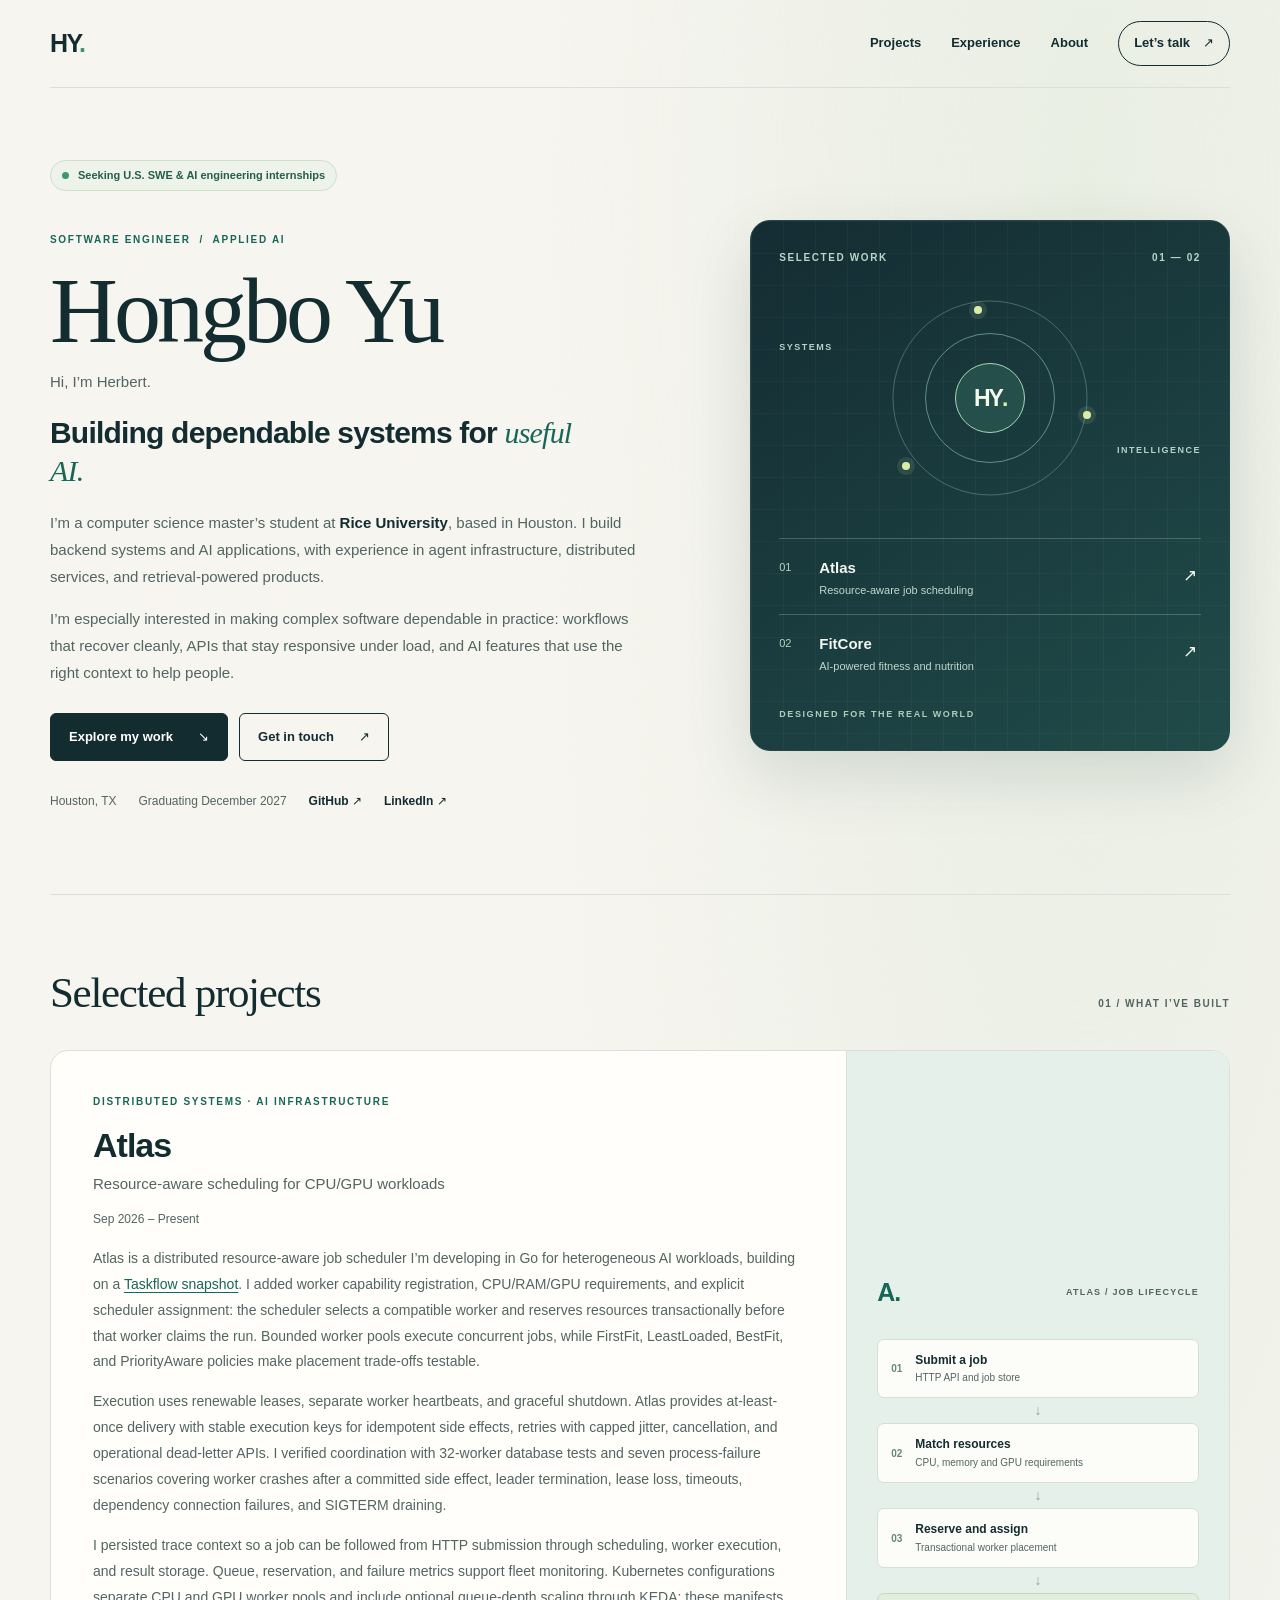
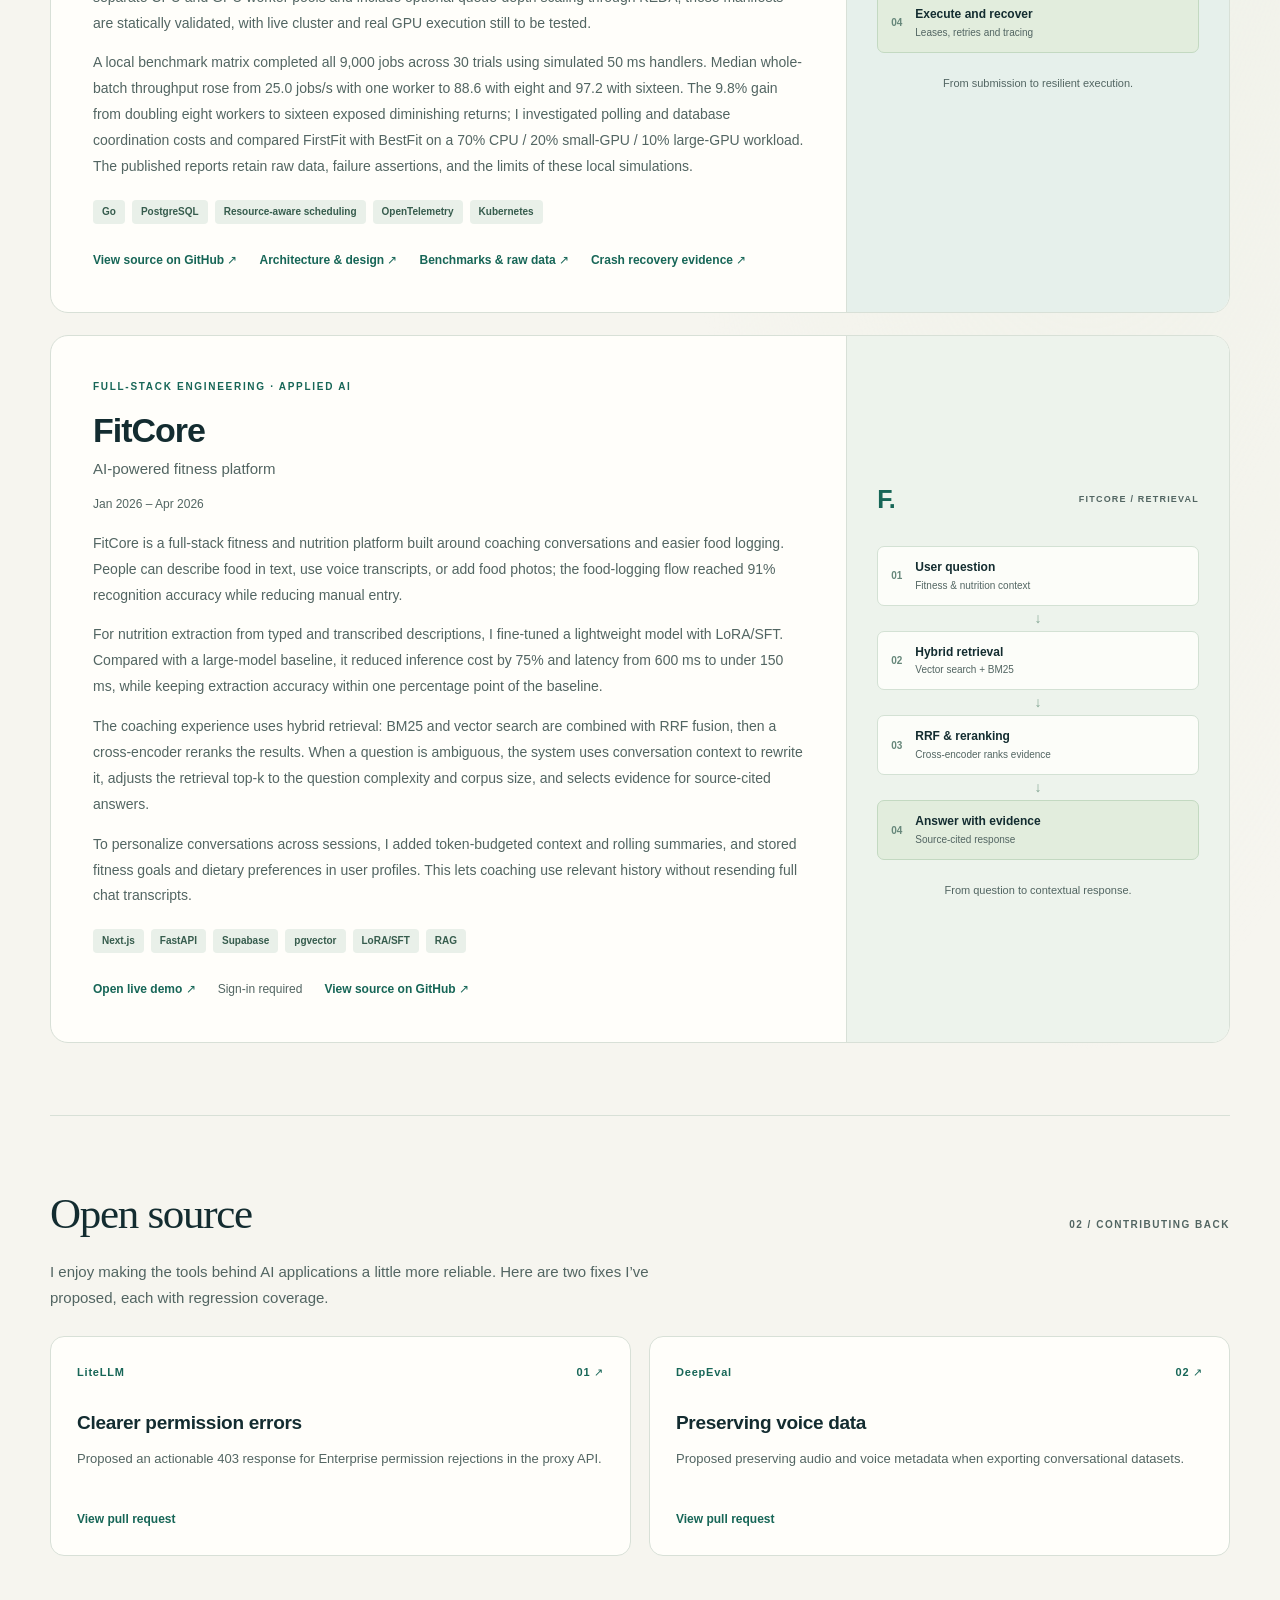
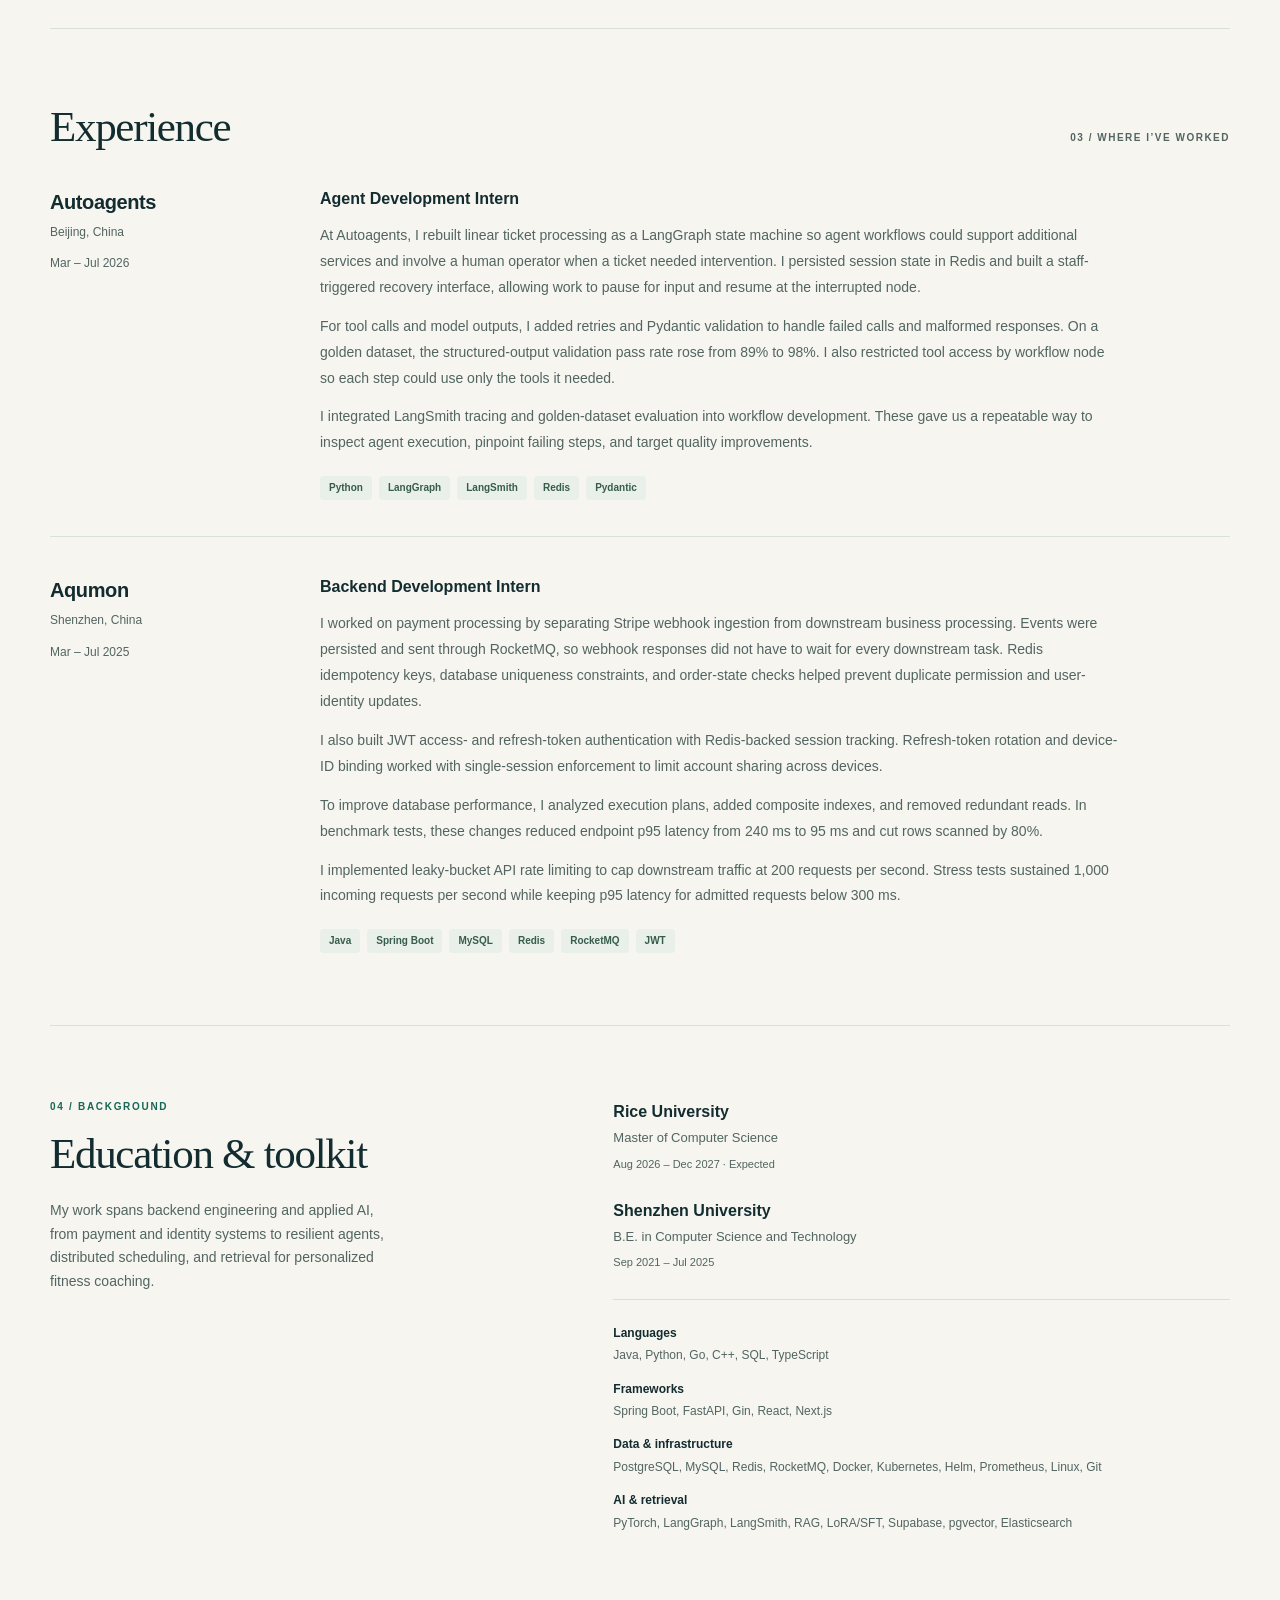
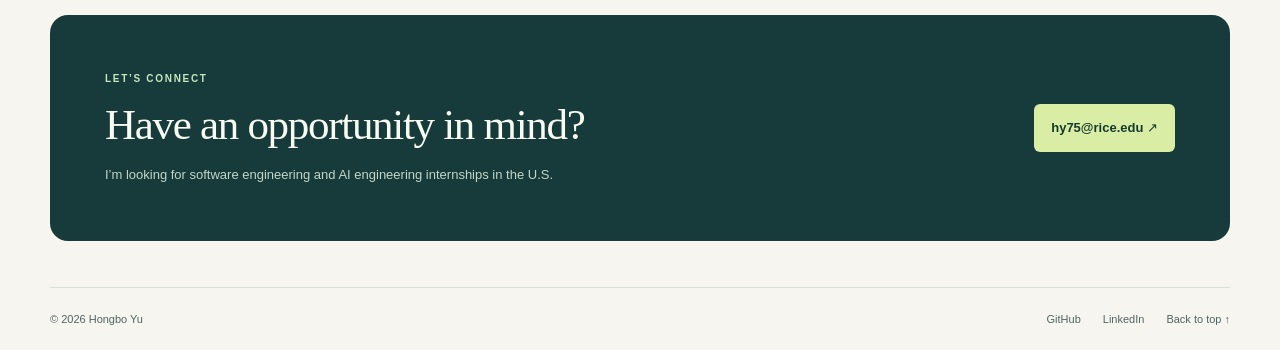
<file: index.html>
<!doctype html>
<html lang="en">
<head>
  <meta charset="utf-8">
  <meta name="viewport" content="width=device-width, initial-scale=1">
  <meta name="description" content="Hongbo (Herbert) Yu is a Rice computer science master's student building reliable backend systems and applied AI products.">
  <meta name="theme-color" content="#f6f5ef">
  <meta property="og:title" content="Hongbo Yu | Software &amp; AI Engineer">
  <meta property="og:description" content="Backend engineering, agent infrastructure, distributed systems, and applied AI.">
  <link rel="canonical" href="https://g1lollipop.github.io/">
  <title>Hongbo Yu | Software &amp; AI Engineer</title>
  <link rel="stylesheet" href="./styles.css">
</head>
<body>
  <a class="skip" href="#main">Skip to content</a>
  <header class="wrap">
    <a class="brand" href="#home" aria-label="Hongbo Yu, home">HY<span>.</span></a>
    <nav aria-label="Main navigation">
      <a href="#projects">Projects</a>
      <a href="#experience">Experience</a>
      <a href="#about">About</a>
      <a class="nav-contact" href="#contact">Let’s talk <span aria-hidden="true">↗</span></a>
    </nav>
  </header>

  <main class="wrap" id="main">
    <section class="hero" id="home" aria-labelledby="title">
      <div class="hero-copy">
        <p class="availability"><span aria-hidden="true"></span>Seeking U.S. SWE &amp; AI engineering internships</p>
        <p class="hero-kicker">SOFTWARE ENGINEER &nbsp;/&nbsp; APPLIED AI</p>
        <h1 id="title">Hongbo Yu<span>Hi, I’m Herbert.</span></h1>
        <p class="role">Building dependable systems for <em>useful AI.</em></p>
        <p class="intro">I’m a computer science master’s student at <strong>Rice University</strong>, based in Houston. I build backend systems and AI applications, with experience in agent infrastructure, distributed services, and retrieval-powered products.</p>
        <p class="intro">I’m especially interested in making complex software dependable in practice: workflows that recover cleanly, APIs that stay responsive under load, and AI features that use the right context to help people.</p>
        <div class="actions">
          <a class="button primary" href="#projects">Explore my work <span aria-hidden="true">↘</span></a>
          <a class="button secondary" href="mailto:hy75@rice.edu">Get in touch <span aria-hidden="true">↗</span></a>
        </div>
        <div class="meta">
          <span>Houston, TX</span>
          <span>Graduating December 2027</span>
          <a href="https://github.com/G1lollipop">GitHub ↗</a>
          <a href="https://www.linkedin.com/in/herbert-yu-rice/">LinkedIn ↗</a>
        </div>
      </div>
      <aside class="hero-panel" aria-label="Featured projects">
        <div class="panel-header"><span>SELECTED WORK</span><span>01 — 02</span></div>
        <div class="panel-orbit" aria-hidden="true">
          <div class="orbit-ring orbit-ring-one"></div>
          <div class="orbit-ring orbit-ring-two"></div>
          <div class="orbit-core">HY<span>.</span></div>
          <span class="orbit-dot dot-one"></span><span class="orbit-dot dot-two"></span><span class="orbit-dot dot-three"></span>
          <span class="orbit-label label-one">SYSTEMS</span><span class="orbit-label label-two">INTELLIGENCE</span>
        </div>
        <a class="panel-project" href="#atlas"><span class="panel-number">01</span><span><strong>Atlas</strong><small>Resource-aware job scheduling</small></span><span class="panel-arrow" aria-hidden="true">↗</span></a>
        <a class="panel-project" href="#fitcore"><span class="panel-number">02</span><span><strong>FitCore</strong><small>AI-powered fitness and nutrition</small></span><span class="panel-arrow" aria-hidden="true">↗</span></a>
        <p class="panel-footer">DESIGNED FOR THE REAL WORLD</p>
      </aside>
    </section>

    <section id="projects" class="section" aria-labelledby="projects-title">
      <div class="heading">
        <h2 id="projects-title">Selected projects</h2>
        <span>01 / WHAT I’VE BUILT</span>
      </div>

      <article class="project project-text" id="atlas">
        <div class="project-copy">
          <p class="eyebrow">DISTRIBUTED SYSTEMS · AI INFRASTRUCTURE</p>
          <h3>Atlas<span>Resource-aware scheduling for CPU/GPU workloads</span></h3>
          <p class="project-period">Sep 2026 – Present</p>
          <p>Atlas is a distributed resource-aware job scheduler I’m developing in Go for heterogeneous AI workloads, building on a <a href="https://github.com/G1lollipop/atlas/blob/main/docs/PROVENANCE.md">Taskflow snapshot</a>. I added worker capability registration, CPU/RAM/GPU requirements, and explicit scheduler assignment: the scheduler selects a compatible worker and reserves resources transactionally before that worker claims the run. Bounded worker pools execute concurrent jobs, while FirstFit, LeastLoaded, BestFit, and PriorityAware policies make placement trade-offs testable.</p>
          <p>Execution uses renewable leases, separate worker heartbeats, and graceful shutdown. Atlas provides at-least-once delivery with stable execution keys for idempotent side effects, retries with capped jitter, cancellation, and operational dead-letter APIs. I verified coordination with 32-worker database tests and seven process-failure scenarios covering worker crashes after a committed side effect, leader termination, lease loss, timeouts, dependency connection failures, and SIGTERM draining.</p>
          <p>I persisted trace context so a job can be followed from HTTP submission through scheduling, worker execution, and result storage. Queue, reservation, and failure metrics support fleet monitoring. Kubernetes configurations separate CPU and GPU worker pools and include optional queue-depth scaling through KEDA; these manifests are statically validated, with live cluster and real GPU execution still to be tested.</p>
          <p>A local benchmark matrix completed all 9,000 jobs across 30 trials using simulated 50 ms handlers. Median whole-batch throughput rose from 25.0 jobs/s with one worker to 88.6 with eight and 97.2 with sixteen. The 9.8% gain from doubling eight workers to sixteen exposed diminishing returns; I investigated polling and database coordination costs and compared FirstFit with BestFit on a 70% CPU / 20% small-GPU / 10% large-GPU workload. The published reports retain raw data, failure assertions, and the limits of these local simulations.</p>
          <div class="tags">
            <span>Go</span><span>PostgreSQL</span><span>Resource-aware scheduling</span><span>OpenTelemetry</span><span>Kubernetes</span>
          </div>
          <div class="project-links">
            <a href="https://github.com/G1lollipop/atlas" target="_blank" rel="noopener">View source on GitHub ↗</a>
            <a href="https://github.com/G1lollipop/atlas/blob/main/docs/ARCHITECTURE.md" target="_blank" rel="noopener">Architecture &amp; design ↗</a>
            <a href="https://github.com/G1lollipop/atlas/blob/main/docs/BENCHMARKS.md" target="_blank" rel="noopener">Benchmarks &amp; raw data ↗</a>
            <a href="https://github.com/G1lollipop/atlas/blob/main/docs/CHAOS.md" target="_blank" rel="noopener">Crash recovery evidence ↗</a>
          </div>
        </div>
        <aside class="project-visual atlas-visual" aria-label="Atlas job lifecycle">
          <div class="visual-top"><b>A.</b><span>ATLAS / JOB LIFECYCLE</span></div>
          <div class="pipeline">
            <div><span>01</span><p>Submit a job<small>HTTP API and job store</small></p></div>
            <span class="connector" aria-hidden="true">↓</span>
            <div><span>02</span><p>Match resources<small>CPU, memory and GPU requirements</small></p></div>
            <span class="connector" aria-hidden="true">↓</span>
            <div><span>03</span><p>Reserve and assign<small>Transactional worker placement</small></p></div>
            <span class="connector" aria-hidden="true">↓</span>
            <div class="last"><span>04</span><p>Execute and recover<small>Leases, retries and tracing</small></p></div>
          </div>
          <p class="caption">From submission to resilient execution.</p>
        </aside>
      </article>

      <article class="project" id="fitcore">
        <div class="project-copy">
          <p class="eyebrow">FULL-STACK ENGINEERING · APPLIED AI</p>
          <h3>FitCore<span>AI-powered fitness platform</span></h3>
          <p class="project-period">Jan 2026 – Apr 2026</p>
          <p>FitCore is a full-stack fitness and nutrition platform built around coaching conversations and easier food logging. People can describe food in text, use voice transcripts, or add food photos; the food-logging flow reached 91% recognition accuracy while reducing manual entry.</p>
          <p>For nutrition extraction from typed and transcribed descriptions, I fine-tuned a lightweight model with LoRA/SFT. Compared with a large-model baseline, it reduced inference cost by 75% and latency from 600 ms to under 150 ms, while keeping extraction accuracy within one percentage point of the baseline.</p>
          <p>The coaching experience uses hybrid retrieval: BM25 and vector search are combined with RRF fusion, then a cross-encoder reranks the results. When a question is ambiguous, the system uses conversation context to rewrite it, adjusts the retrieval top-k to the question complexity and corpus size, and selects evidence for source-cited answers.</p>
          <p>To personalize conversations across sessions, I added token-budgeted context and rolling summaries, and stored fitness goals and dietary preferences in user profiles. This lets coaching use relevant history without resending full chat transcripts.</p>
          <div class="tags">
            <span>Next.js</span><span>FastAPI</span><span>Supabase</span><span>pgvector</span><span>LoRA/SFT</span><span>RAG</span>
          </div>
          <div class="project-links">
            <a href="https://fitcore-web-eight.vercel.app/" target="_blank" rel="noopener">Open live demo ↗</a>
            <span class="link-note">Sign-in required</span>
            <a href="https://github.com/G1lollipop/fitcore" target="_blank" rel="noopener">View source on GitHub ↗</a>
          </div>
        </div>
        <aside class="project-visual" aria-label="FitCore retrieval pipeline">
          <div class="visual-top"><b>F.</b><span>FITCORE / RETRIEVAL</span></div>
          <div class="pipeline">
            <div><span>01</span><p>User question<small>Fitness &amp; nutrition context</small></p></div>
            <span class="connector" aria-hidden="true">↓</span>
            <div><span>02</span><p>Hybrid retrieval<small>Vector search + BM25</small></p></div>
            <span class="connector" aria-hidden="true">↓</span>
            <div><span>03</span><p>RRF &amp; reranking<small>Cross-encoder ranks evidence</small></p></div>
            <span class="connector" aria-hidden="true">↓</span>
            <div class="last"><span>04</span><p>Answer with evidence<small>Source-cited response</small></p></div>
          </div>
          <p class="caption">From question to contextual response.</p>
        </aside>
      </article>
    </section>

    <section id="open-source" class="section" aria-labelledby="open-source-title">
      <div class="heading">
        <h2 id="open-source-title">Open source</h2>
        <span>02 / CONTRIBUTING BACK</span>
      </div>
      <p class="section-intro">I enjoy making the tools behind AI applications a little more reliable. Here are two fixes I’ve proposed, each with regression coverage.</p>
      <div class="contribution-grid">
        <a class="contribution" href="https://github.com/BerriAI/litellm/pull/47053">
          <span class="contribution-top"><span>LiteLLM</span><span>01 ↗</span></span>
          <h3>Clearer permission errors</h3>
          <p>Proposed an actionable 403 response for Enterprise permission rejections in the proxy API.</p>
          <span class="contribution-link">View pull request</span>
        </a>
        <a class="contribution" href="https://github.com/confident-ai/deepeval/pull/3478">
          <span class="contribution-top"><span>DeepEval</span><span>02 ↗</span></span>
          <h3>Preserving voice data</h3>
          <p>Proposed preserving audio and voice metadata when exporting conversational datasets.</p>
          <span class="contribution-link">View pull request</span>
        </a>
      </div>
    </section>

    <section id="experience" class="section" aria-labelledby="experience-title">
      <div class="heading">
        <h2 id="experience-title">Experience</h2>
        <span>03 / WHERE I’VE WORKED</span>
      </div>

      <article class="job">
        <div class="job-meta">
          <h3>Autoagents</h3>
          <p>Beijing, China</p>
          <span>Mar – Jul 2026</span>
        </div>
        <div class="job-copy">
          <h4>Agent Development Intern</h4>
          <p>At Autoagents, I rebuilt linear ticket processing as a LangGraph state machine so agent workflows could support additional services and involve a human operator when a ticket needed intervention. I persisted session state in Redis and built a staff-triggered recovery interface, allowing work to pause for input and resume at the interrupted node.</p>
          <p>For tool calls and model outputs, I added retries and Pydantic validation to handle failed calls and malformed responses. On a golden dataset, the structured-output validation pass rate rose from 89% to 98%. I also restricted tool access by workflow node so each step could use only the tools it needed.</p>
          <p>I integrated LangSmith tracing and golden-dataset evaluation into workflow development. These gave us a repeatable way to inspect agent execution, pinpoint failing steps, and target quality improvements.</p>
          <div class="tags">
            <span>Python</span><span>LangGraph</span><span>LangSmith</span><span>Redis</span><span>Pydantic</span>
          </div>
        </div>
      </article>

      <article class="job">
        <div class="job-meta">
          <h3>Aqumon</h3>
          <p>Shenzhen, China</p>
          <span>Mar – Jul 2025</span>
        </div>
        <div class="job-copy">
          <h4>Backend Development Intern</h4>
          <p>I worked on payment processing by separating Stripe webhook ingestion from downstream business processing. Events were persisted and sent through RocketMQ, so webhook responses did not have to wait for every downstream task. Redis idempotency keys, database uniqueness constraints, and order-state checks helped prevent duplicate permission and user-identity updates.</p>
          <p>I also built JWT access- and refresh-token authentication with Redis-backed session tracking. Refresh-token rotation and device-ID binding worked with single-session enforcement to limit account sharing across devices.</p>
          <p>To improve database performance, I analyzed execution plans, added composite indexes, and removed redundant reads. In benchmark tests, these changes reduced endpoint p95 latency from 240 ms to 95 ms and cut rows scanned by 80%.</p>
          <p>I implemented leaky-bucket API rate limiting to cap downstream traffic at 200 requests per second. Stress tests sustained 1,000 incoming requests per second while keeping p95 latency for admitted requests below 300 ms.</p>
          <div class="tags">
            <span>Java</span><span>Spring Boot</span><span>MySQL</span><span>Redis</span><span>RocketMQ</span><span>JWT</span>
          </div>
        </div>
      </article>
    </section>

    <section id="about" class="section about" aria-labelledby="about-title">
      <div>
        <p class="eyebrow">04 / BACKGROUND</p>
        <h2 id="about-title">Education &amp; toolkit</h2>
        <p class="about-copy">My work spans backend engineering and applied AI, from payment and identity systems to resilient agents, distributed scheduling, and retrieval for personalized fitness coaching.</p>
      </div>
      <div>
        <div class="education">
          <h3>Rice University</h3>
          <p>Master of Computer Science</p>
          <span>Aug 2026 – Dec 2027 · Expected</span>
        </div>
        <div class="education">
          <h3>Shenzhen University</h3>
          <p>B.E. in Computer Science and Technology</p>
          <span>Sep 2021 – Jul 2025</span>
        </div>
        <dl class="skills">
          <div><dt>Languages</dt><dd>Java, Python, Go, C++, SQL, TypeScript</dd></div>
          <div><dt>Frameworks</dt><dd>Spring Boot, FastAPI, Gin, React, Next.js</dd></div>
          <div><dt>Data &amp; infrastructure</dt><dd>PostgreSQL, MySQL, Redis, RocketMQ, Docker, Kubernetes, Helm, Prometheus, Linux, Git</dd></div>
          <div><dt>AI &amp; retrieval</dt><dd>PyTorch, LangGraph, LangSmith, RAG, LoRA/SFT, Supabase, pgvector, Elasticsearch</dd></div>
        </dl>
      </div>
    </section>

    <section class="contact" id="contact" aria-labelledby="contact-title">
      <div>
        <p class="eyebrow">LET’S CONNECT</p>
        <h2 id="contact-title">Have an opportunity in mind?</h2>
        <p>I’m looking for software engineering and AI engineering internships in the U.S.</p>
      </div>
      <a href="mailto:hy75@rice.edu">hy75@rice.edu ↗</a>
    </section>
  </main>

  <footer class="wrap">
    <span>© 2026 Hongbo Yu</span>
    <div>
      <a href="https://github.com/G1lollipop">GitHub</a>
      <a href="https://www.linkedin.com/in/herbert-yu-rice/">LinkedIn</a>
      <a href="#home">Back to top ↑</a>
    </div>
  </footer>
</body>
</html>
</file>
<file: styles.css>
:root {
  --paper: #f6f5ef;
  --surface: #fffefa;
  --ink: #132c30;
  --muted: #526562;
  --accent: #176657;
  --line: #d8e0d7;
  --tint: #e9f0e9;
  --lime: #d9eea4;
  font-family: Inter, -apple-system, BlinkMacSystemFont, "Segoe UI", sans-serif;
  color: var(--ink);
  background: var(--paper);
  font-synthesis: none;
  color-scheme: light;
}

* { box-sizing: border-box; }
html { scroll-behavior: smooth; scroll-padding-top: 24px; }
body {
  margin: 0;
  background: radial-gradient(ellipse at 85% 4%, #e9eee3 0, transparent 35%), var(--paper);
  font-size: 15px;
  line-height: 1.7;
}
a { color: inherit; text-decoration: none; }
a:focus-visible { outline: 3px solid #238473; outline-offset: 5px; border-radius: 3px; }
p, h1, h2, h3, h4 { margin-top: 0; }
p { color: var(--muted); }
.wrap { width: min(1180px, calc(100% - 80px)); margin-inline: auto; }
.skip { position: absolute; top: -80px; left: 20px; padding: 10px 14px; background: var(--ink); color: white; z-index: 10; }
.skip:focus { top: 10px; }

header {
  height: 88px;
  display: flex;
  align-items: center;
  justify-content: space-between;
  gap: 24px;
  border-bottom: 1px solid var(--line);
}
.brand { font-size: 25px; font-weight: 800; letter-spacing: -1.5px; }
.brand span { color: #3d8e75; }
nav { display: flex; align-items: center; gap: 30px; font-size: 13px; font-weight: 600; }
nav > a:not(.nav-contact):hover { color: var(--accent); }
.nav-contact {
  display: inline-flex;
  align-items: center;
  gap: 13px;
  padding: 10px 15px;
  border: 1px solid var(--ink);
  border-radius: 999px;
  transition: background .2s, color .2s;
}
.nav-contact:hover { background: var(--ink); color: white; }

.hero {
  display: grid;
  grid-template-columns: minmax(0, 1.12fr) minmax(320px, .88fr);
  align-items: center;
  gap: clamp(45px, 7vw, 100px);
  padding: 72px 0 82px;
}
.availability {
  display: inline-flex;
  align-items: center;
  gap: 9px;
  margin-bottom: 40px;
  padding: 7px 11px;
  border: 1px solid #cfdfce;
  border-radius: 999px;
  color: #245e4d;
  background: #edf3e9;
  font-size: 11px;
  font-weight: 650;
  line-height: 1.35;
}
.availability > span { width: 7px; height: 7px; flex: none; background: #3c9870; border-radius: 50%; }
.hero-kicker, .eyebrow {
  color: var(--accent);
  font-size: 10px;
  font-weight: 700;
  letter-spacing: 1.7px;
}
.hero-kicker { margin-bottom: 16px; }
h1 {
  margin-bottom: 21px;
  font-family: Georgia, "Times New Roman", serif;
  font-size: clamp(59px, 7.4vw, 94px);
  font-weight: 500;
  line-height: .98;
  letter-spacing: -4px;
}
h1 > span {
  display: block;
  margin-top: 15px;
  color: var(--muted);
  font-family: Inter, -apple-system, BlinkMacSystemFont, "Segoe UI", sans-serif;
  font-size: 15px;
  font-weight: 500;
  line-height: 1.5;
  letter-spacing: 0;
}
.role { max-width: 560px; margin-bottom: 20px; color: var(--ink); font-size: clamp(23px, 2.5vw, 30px); font-weight: 600; line-height: 1.25; letter-spacing: -.8px; }
.role em { color: var(--accent); font-family: Georgia, "Times New Roman", serif; font-weight: 500; }
.intro { max-width: 590px; margin-bottom: 15px; font-size: 15px; line-height: 1.8; }
.intro strong { color: var(--ink); font-weight: 700; }
.actions { display: flex; flex-wrap: wrap; gap: 11px; margin-top: 27px; }
.button {
  display: inline-flex;
  align-items: center;
  justify-content: center;
  gap: 25px;
  min-height: 48px;
  padding: 11px 18px;
  border: 1px solid var(--ink);
  border-radius: 6px;
  font-size: 13px;
  font-weight: 700;
  transition: transform .2s, background .2s, color .2s;
}
.button:hover { transform: translateY(-2px); }
.primary { background: var(--ink); color: white; }
.primary:hover { background: var(--accent); border-color: var(--accent); }
.secondary:hover { background: #e8eee5; }
.meta { display: flex; flex-wrap: wrap; gap: 8px 22px; margin-top: 30px; color: var(--muted); font-size: 12px; }
.meta a { color: var(--ink); font-weight: 650; }
.meta a:hover { color: var(--accent); text-decoration: underline; text-underline-offset: 4px; }

.hero-panel {
  position: relative;
  overflow: hidden;
  padding: 28px;
  border: 1px solid #234649;
  border-radius: 20px;
  background: linear-gradient(145deg, #142c33, #204b49);
  box-shadow: 0 24px 65px rgba(16, 48, 43, .13);
  color: #f3f8ef;
}
.hero-panel::before {
  position: absolute;
  inset: 0;
  pointer-events: none;
  content: "";
  background-image: linear-gradient(#ffffff08 1px, transparent 1px), linear-gradient(90deg, #ffffff08 1px, transparent 1px);
  background-size: 32px 32px;
}
.hero-panel > * { position: relative; }
.panel-header { display: flex; justify-content: space-between; color: #b9d7c9; font-size: 10px; font-weight: 700; letter-spacing: 1.6px; }
.panel-orbit { height: 240px; margin: 12px 0 20px; }
.orbit-ring { position: absolute; top: 50%; left: 50%; border: 1px solid #8fc0aa65; border-radius: 50%; transform: translate(-50%, -50%); }
.orbit-ring-one { width: 195px; height: 195px; }
.orbit-ring-two { width: 130px; height: 130px; border-color: #9fd3bc8c; }
.orbit-core {
  position: absolute;
  top: 50%;
  left: 50%;
  display: flex;
  width: 70px;
  height: 70px;
  align-items: center;
  justify-content: center;
  border: 1px solid #a8d7b5;
  border-radius: 50%;
  background: #244f4a;
  color: #f4faec;
  font-size: 23px;
  font-weight: 800;
  letter-spacing: -2px;
  transform: translate(-50%, -50%);
}
.orbit-core span { color: var(--lime); }
.orbit-dot { position: absolute; width: 8px; height: 8px; border-radius: 50%; background: var(--lime); box-shadow: 0 0 0 5px #d9eea41c; }
.dot-one { top: 28px; left: calc(50% - 16px); }
.dot-two { top: 133px; left: calc(50% + 93px); }
.dot-three { bottom: 48px; left: calc(50% - 88px); }
.orbit-label { position: absolute; color: #b3d3c5; font-size: 9px; font-weight: 700; letter-spacing: 1.5px; }
.label-one { top: 62px; left: 0; }
.label-two { right: 0; bottom: 60px; }
.panel-project {
  display: grid;
  grid-template-columns: 28px 1fr 18px;
  align-items: center;
  gap: 12px;
  padding: 16px 0;
  border-top: 1px solid #bcd8cb47;
  transition: color .2s;
}
.panel-project:hover { color: var(--lime); }
.panel-number { align-self: start; padding-top: 3px; color: #b4d0c0; font-size: 11px; }
.panel-project strong { display: block; font-size: 15px; }
.panel-project small { display: block; margin-top: 2px; color: #c0d7cc; font-size: 11px; line-height: 1.4; }
.panel-arrow { font-size: 17px; }
.panel-footer { margin: 17px 0 0; color: #adcebb; font-size: 9px; font-weight: 700; letter-spacing: 1.6px; }

.section { padding: 72px 0; border-top: 1px solid var(--line); }
.heading { display: flex; align-items: baseline; justify-content: space-between; gap: 20px; margin-bottom: 32px; }
h2 { margin-bottom: 0; font-family: Georgia, "Times New Roman", serif; font-size: clamp(31px, 3.6vw, 43px); font-weight: 500; line-height: 1.2; letter-spacing: -1.3px; }
.heading > span { color: var(--muted); font-size: 10px; font-weight: 700; letter-spacing: 1.5px; text-align: right; }
.section-intro { max-width: 650px; margin: -12px 0 26px; font-size: 15px; }

.project {
  display: grid;
  grid-template-columns: minmax(0, 1.35fr) minmax(275px, .65fr);
  overflow: hidden;
  border: 1px solid var(--line);
  border-radius: 18px;
  background: var(--surface);
}
.project + .project { margin-top: 22px; }
.project-copy { padding: clamp(26px, 3.5vw, 42px); }
.project-copy .eyebrow { margin-bottom: 15px; }
.project h3 { margin-bottom: 19px; font-size: 34px; font-weight: 650; line-height: 1.2; letter-spacing: -1px; }
.project h3 > span { display: block; margin-top: 7px; color: var(--muted); font-size: 15px; font-weight: 450; line-height: 1.5; letter-spacing: 0; }
.project-copy > p:not(.eyebrow) { margin-bottom: 14px; font-size: 14px; line-height: 1.85; }
.project-copy > p a { color: var(--accent); text-decoration: underline; text-underline-offset: 3px; }
.project-copy > p.project-period { margin: -7px 0 16px; font-size: 12px; }
.tags { display: flex; flex-wrap: wrap; gap: 7px; margin-top: 20px; }
.tags span { padding: 5px 9px; border-radius: 4px; background: var(--tint); color: #365c4d; font-size: 10px; font-weight: 600; line-height: 1.4; }
.project-links { display: flex; flex-wrap: wrap; align-items: center; gap: 10px 22px; margin-top: 26px; color: var(--accent); font-size: 12px; font-weight: 700; }
.project-links a:hover { text-decoration: underline; text-underline-offset: 4px; }
.link-note { color: var(--muted); font-weight: 400; }
.project-visual {
  display: flex;
  flex-direction: column;
  justify-content: center;
  padding: 30px;
  border-left: 1px solid var(--line);
  background: #edf3ec;
}
.atlas-visual { background: #e6f0eb; }
.visual-top { display: flex; align-items: center; justify-content: space-between; gap: 12px; margin-bottom: 25px; color: var(--muted); font-size: 9px; font-weight: 700; letter-spacing: 1.2px; }
.visual-top b { color: var(--accent); font-size: 25px; font-weight: 750; letter-spacing: -1px; }
.pipeline > div { display: flex; align-items: center; gap: 13px; padding: 12px 13px; border: 1px solid #d3e1d4; border-radius: 7px; background: #fcfdf9; }
.pipeline > div > span { color: #66877a; font-size: 10px; font-weight: 700; }
.pipeline p { margin: 0; color: var(--ink); font-size: 12px; font-weight: 700; line-height: 1.4; }
.pipeline small { display: block; margin-top: 3px; color: var(--muted); font-size: 10px; font-weight: 400; }
.connector { display: block; color: #80a392; font-size: 14px; line-height: 25px; text-align: center; }
.pipeline > .last { border-color: #c3d9c1; background: #e2eddd; }
.caption { margin: 21px 0 0; font-size: 11px; text-align: center; }

.contribution-grid { display: grid; grid-template-columns: repeat(2, minmax(0, 1fr)); gap: 18px; }
.contribution { display: flex; flex-direction: column; min-height: 220px; padding: 26px; border: 1px solid var(--line); border-radius: 14px; background: var(--surface); transition: transform .2s, border-color .2s; }
.contribution:hover { transform: translateY(-3px); border-color: #93b6a4; }
.contribution-top { display: flex; justify-content: space-between; margin-bottom: 25px; color: var(--accent); font-size: 11px; font-weight: 750; letter-spacing: .8px; }
.contribution h3 { margin-bottom: 9px; font-size: 19px; letter-spacing: -.3px; }
.contribution p { margin-bottom: 20px; font-size: 13px; line-height: 1.7; }
.contribution-link { margin-top: auto; color: var(--accent); font-size: 12px; font-weight: 700; }

.job { display: grid; grid-template-columns: 230px minmax(0, 1fr); gap: 40px; }
.job + .job { margin-top: 36px; padding-top: 36px; border-top: 1px solid var(--line); }
.job-meta h3 { margin-bottom: 3px; font-size: 20px; letter-spacing: -.4px; }
.job-meta p, .job-meta > span { margin-bottom: 7px; color: var(--muted); font-size: 12px; }
h4 { margin-bottom: 11px; font-size: 16px; }
.job-copy > p { max-width: 800px; margin-bottom: 13px; font-size: 14px; line-height: 1.85; }

.about { display: grid; grid-template-columns: 1fr 1.25fr; gap: 70px; }
.about .eyebrow { margin-bottom: 13px; }
.about-copy { max-width: 350px; margin-top: 19px; font-size: 14px; }
.education + .education { margin-top: 22px; }
.education h3 { margin-bottom: 2px; font-size: 16px; }
.education p { margin: 0; font-size: 13px; }
.education > span { color: var(--muted); font-size: 11px; }
.skills { margin: 25px 0 0; padding-top: 23px; border-top: 1px solid var(--line); font-size: 12px; }
.skills div + div { margin-top: 13px; }
dt { color: var(--ink); font-weight: 700; }
dd { margin: 2px 0 0; color: var(--muted); }

.contact {
  display: flex;
  align-items: center;
  justify-content: space-between;
  gap: 35px;
  margin: 10px 0 46px;
  padding: clamp(30px, 5vw, 55px);
  border-radius: 18px;
  background: #173a3a;
  color: #f8fbf1;
}
.contact .eyebrow { margin-bottom: 12px; color: #c6e7bf; }
.contact h2 { max-width: 580px; }
.contact p:not(.eyebrow) { max-width: 480px; margin: 13px 0 0; color: #c1d7ca; font-size: 13px; }
.contact > a { flex: none; padding: 13px 17px; border-radius: 6px; background: var(--lime); color: #173a30; font-size: 13px; font-weight: 750; }
.contact > a:hover { background: #eff8cb; }
footer { display: flex; justify-content: space-between; gap: 20px; padding-block: 22px; border-top: 1px solid var(--line); color: var(--muted); font-size: 11px; }
footer > div { display: flex; flex-wrap: wrap; gap: 22px; }
footer a:hover { color: var(--accent); text-decoration: underline; text-underline-offset: 4px; }

@media (max-width: 900px) {
  .hero { grid-template-columns: minmax(0, 1fr) minmax(270px, .85fr); gap: 35px; }
  .hero-panel { padding: 23px; }
  .orbit-label { font-size: 8px; }
  .project { grid-template-columns: minmax(0, 1.2fr) minmax(250px, .8fr); }
  .project-visual { padding: 24px; }
}
@media (max-width: 720px) {
  .wrap { width: calc(100% - 40px); }
  header { height: 74px; gap: 15px; }
  nav { gap: 17px; font-size: 12px; }
  .nav-contact { display: none; }
  .hero { grid-template-columns: 1fr; gap: 34px; padding: 48px 0 55px; }
  .availability { margin-bottom: 32px; font-size: 10px; }
  h1 { font-size: clamp(53px, 12vw, 74px); letter-spacing: -2.5px; }
  .role { font-size: 25px; }
  .intro { font-size: 14px; }
  .hero-panel { padding: 24px; }
  .panel-orbit { height: 220px; }
  .section { padding: 51px 0; }
  .heading { align-items: flex-start; margin-bottom: 25px; }
  .heading > span { padding-top: 8px; font-size: 9px; letter-spacing: .7px; }
  .project { grid-template-columns: 1fr; }
  .project-copy { padding: 25px; }
  .project-visual { border-top: 1px solid var(--line); border-left: 0; }
  .project h3 { font-size: 29px; }
  .contribution-grid { grid-template-columns: 1fr; }
  .contribution { min-height: 190px; }
  .job { grid-template-columns: 1fr; gap: 14px; }
  .job-meta { display: grid; grid-template-columns: 1fr auto; gap: 0 12px; }
  .job-meta h3 { grid-row: 1; }
  .job-meta p { grid-row: 2; margin: 0; }
  .job-meta > span { grid-column: 2; grid-row: 1 / 3; align-self: center; text-align: right; }
  .about { grid-template-columns: 1fr; gap: 24px; }
  .about-copy { max-width: none; }
  .contact { display: block; margin-bottom: 28px; }
  .contact > a { display: inline-block; margin-top: 23px; }
  footer { font-size: 10px; }
  footer > div { gap: 13px; }
}
@media (max-width: 380px) {
  nav { gap: 11px; font-size: 11px; }
  .availability { max-width: 100%; }
  .button { gap: 15px; }
}
@media (prefers-reduced-motion: reduce) {
  html { scroll-behavior: auto; }
  *, *::before, *::after { transition-duration: 0s !important; }
}
@media print {
  body { background: white; }
  .wrap { width: 100%; }
  header, .availability, .actions, .meta, .hero-panel, .project-visual, .contact, footer, .skip { display: none; }
  .hero { display: block; padding: 0 0 18px; }
  h1 { font-size: 32px; }
  .role { font-size: 17px; }
  .intro { font-size: 12px; }
  .section { padding: 18px 0; }
  .heading { margin-bottom: 15px; }
  .job { grid-template-columns: 150px 1fr; gap: 20px; }
  .project { display: block; }
  .project-copy { padding: 18px; }
  .job, .project, .education { break-inside: avoid; }
  .about { gap: 30px; }
  .tags span { border: 1px solid #ddd; }
  .project-links { display: none; }
}
</file>
